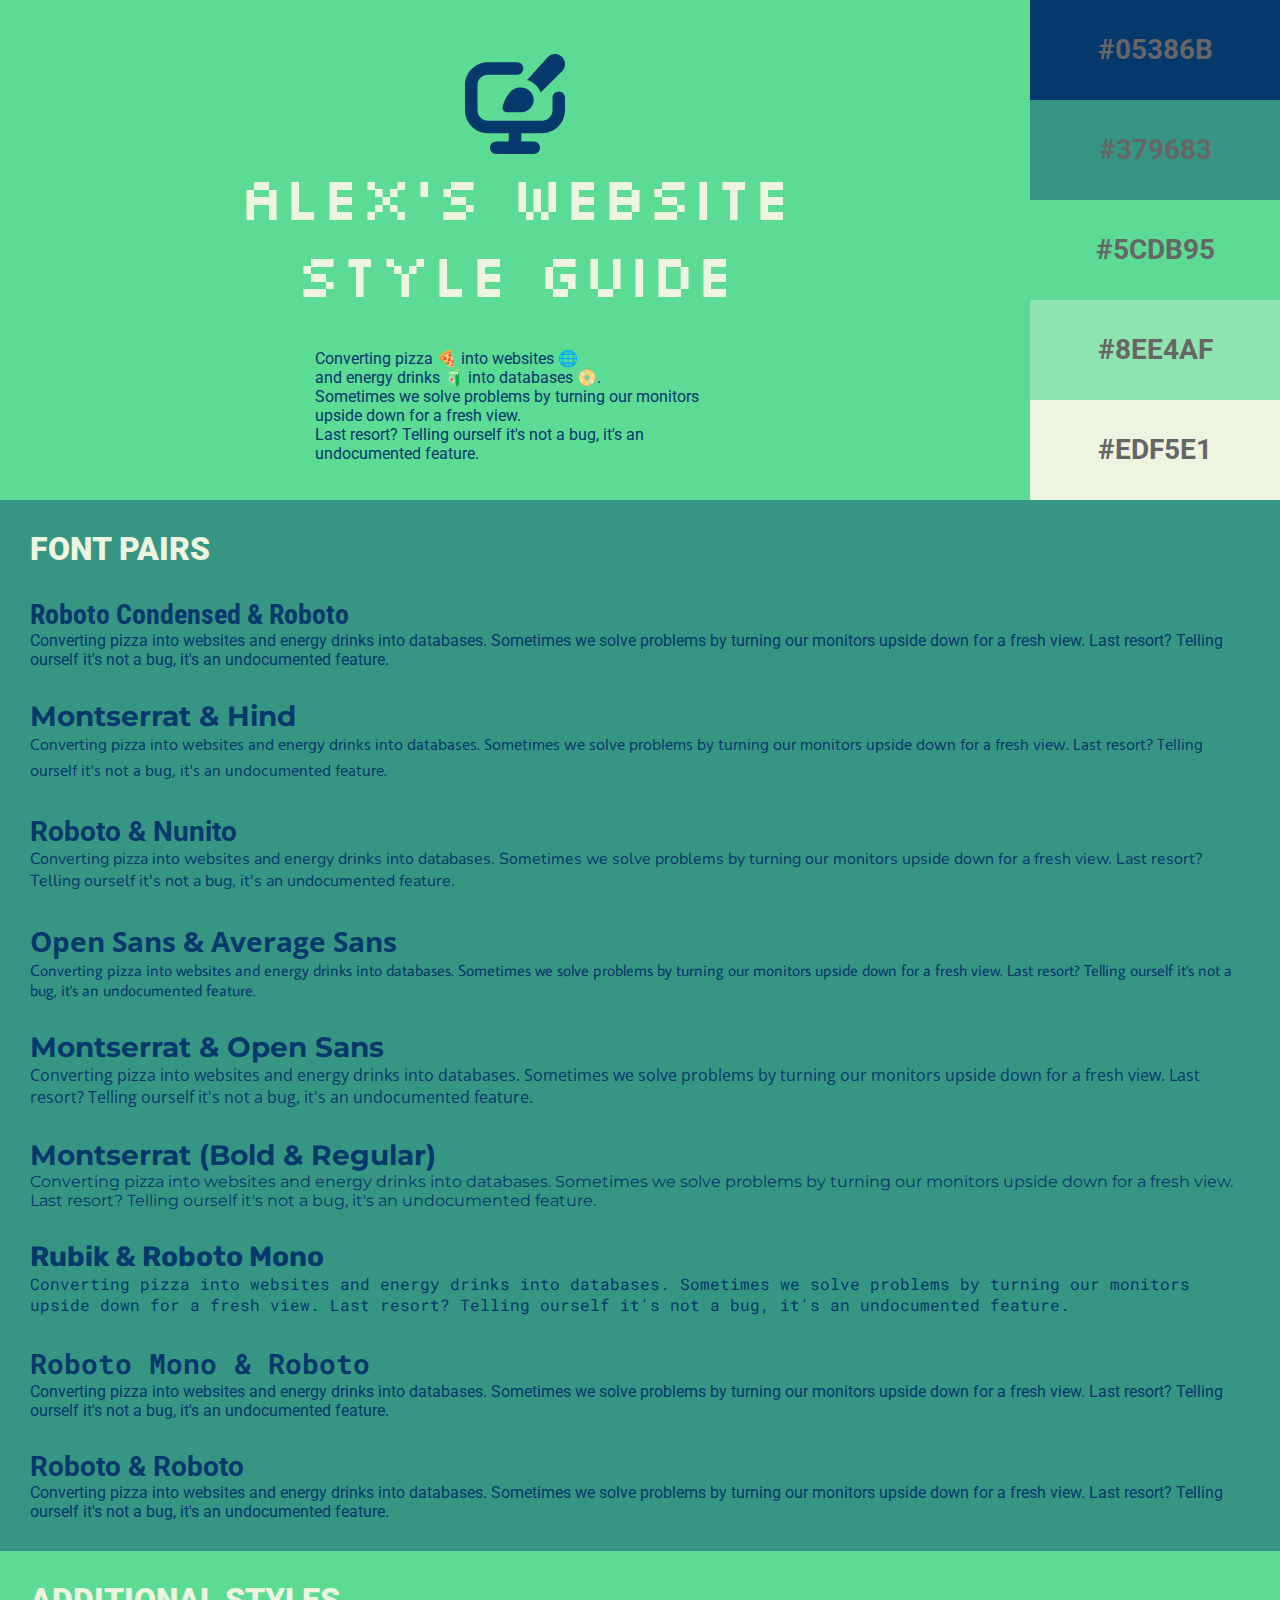
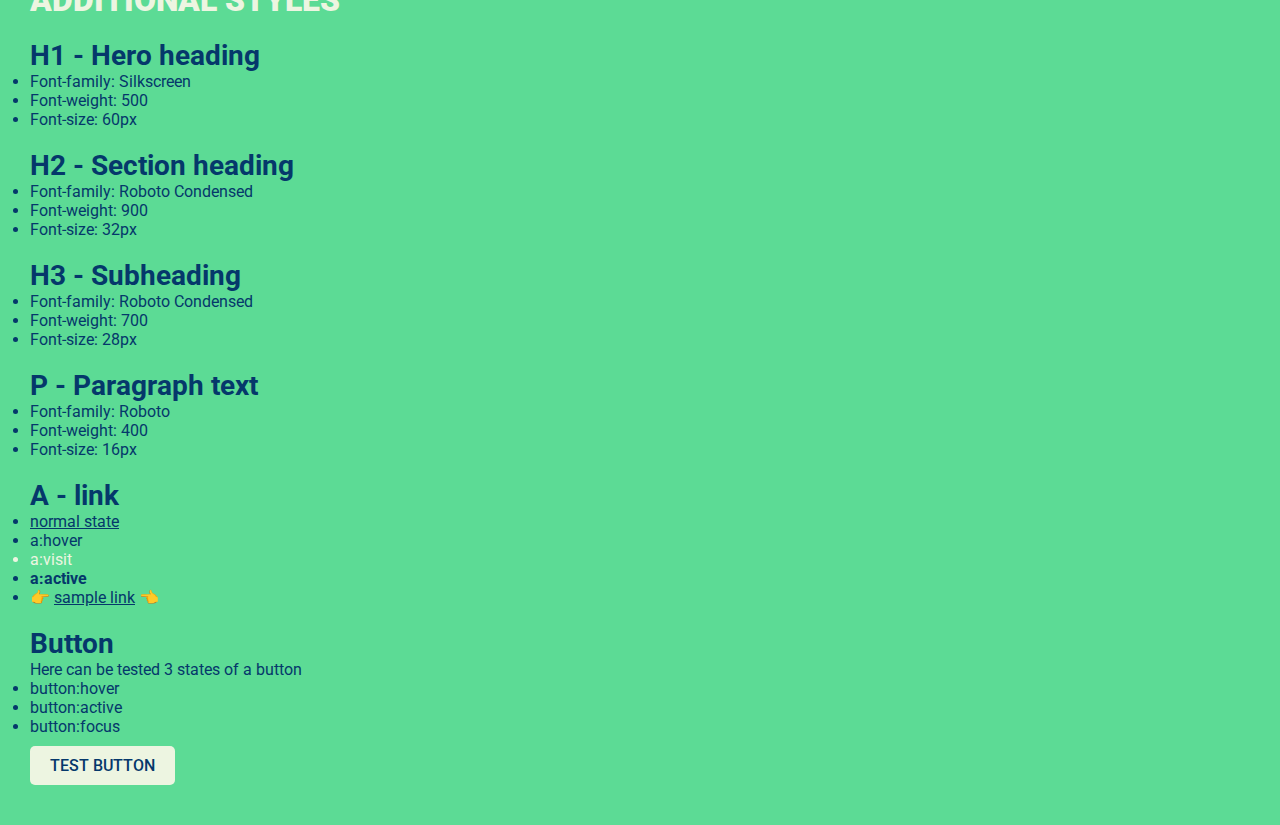
<file: codecademy-week3-style-guide/index.html>
<!DOCTYPE html>
<html lang="en">
<head>
  <meta charset="UTF-8">
  <meta name="viewport" content="width=device-width, initial-scale=1.0">
  <link rel="stylesheet" href="styles.css">
  <link rel="preconnect" href="https://fonts.googleapis.com">
  <link rel="preconnect" href="https://fonts.gstatic.com" crossorigin>
  <link href="https://fonts.googleapis.com/css2?family=Average+Sans&family=Hind:wght@300;400;500;600;700&family=Montserrat:ital,wght@0,100..900;1,100..900&family=Nunito:ital,wght@0,200..1000;1,200..1000&family=Open+Sans:ital,wght@0,300..800;1,300..800&family=Roboto+Condensed:ital,wght@0,100..900;1,100..900&family=Roboto+Mono:ital,wght@0,100..700;1,100..700&family=Roboto:ital,wght@0,100..900;1,100..900&family=Rubik:ital,wght@0,300..900;1,300..900&family=Silkscreen:wght@400;700&family=Tourney:ital,wght@0,100..900;1,100..900&display=swap" rel="stylesheet">
  <title>Document</title>
</head>
<body>
    <header>
        <h1 class="hero_title">Alex's Website <br>Style Guide</h1> 
        <svg class="hero_icon" xmlns="http://www.w3.org/2000/svg" id="Layer_1" data-name="Layer 1" viewBox="0 0 24 24">
          <path d="m16.488,10.726c.158,1.78-1.24,3.274-2.988,3.274h-3.294c-.812,0-1.402-.791-1.144-1.562.538-1.612,1.533-3.949,3.727-4.371,1.755-.338,3.542.879,3.7,2.659Zm1.678-1.48l5.126-5.126c.943-.942.945-2.47.003-3.413-.941-.942-2.467-.943-3.409-.002-.032.032-4.953,5.53-4.953,5.53,1.491.45,2.686,1.564,3.232,3.011Zm4.334-.246c-.828,0-1.5.672-1.5,1.5v3c0,1.379-1.121,2.5-2.5,2.5H5.5c-1.378,0-2.5-1.121-2.5-2.5v-6c0-1.379,1.122-2.5,2.5-2.5h7c.828,0,1.5-.672,1.5-1.5s-.672-1.5-1.5-1.5h-7C2.467,2,0,4.468,0,7.5v6c0,3.032,2.467,5.5,5.5,5.5h5v2h-3c-.829,0-1.5.672-1.5,1.5s.671,1.5,1.5,1.5h9c.828,0,1.5-.672,1.5-1.5s-.672-1.5-1.5-1.5h-3v-2h5c3.032,0,5.5-2.468,5.5-5.5v-3c0-.828-.672-1.5-1.5-1.5Z"/>
        </svg>
        <p class="hero_paragraph">Converting pizza 🍕 into websites 🌐 <br>and energy drinks 🧃 into databases 📀. <br> Sometimes we solve problems by turning our monitors upside down for a fresh view.<br>Last resort? Telling ourself it's not a bug, it's an undocumented feature.</p>      
        <section class="color_set">
          <div>
            <h3 class="color1">#05386B</h3>
          </div>
          <div>
            <h3 class="color2">#379683</h3>
          </div>
          <div>
            <h3 class="color3">#5CDB95</h3>
          </div>
          <div>
            <h3 class="color4">#8EE4AF</h3>
          </div>
          <div>
            <h3 class="color5">#EDF5E1</h3>
          </div>
      </section>
    </header>
    <section class="fonts">
        <h2>Font pairs</h2>
        <div class="roboto-condensed-roboto">
            <h3>Roboto Condensed & Roboto</h3>
            <p>Converting pizza into websites and energy drinks into databases. Sometimes we solve problems by turning our monitors upside down for a fresh view. Last resort? Telling ourself it's not a bug, it's an undocumented feature.</p>      
        </div>
        <div class="montserrat-hind">
            <h3>Montserrat & Hind</h3>
            <p>Converting pizza into websites and energy drinks into databases. Sometimes we solve problems by turning our monitors upside down for a fresh view. Last resort? Telling ourself it's not a bug, it's an undocumented feature.</p>      
        </div>
        <div class="roboto-nunito">
            <h3>Roboto & Nunito</h3>
            <p>Converting pizza into websites and energy drinks into databases. Sometimes we solve problems by turning our monitors upside down for a fresh view. Last resort? Telling ourself it's not a bug, it's an undocumented feature.</p>      
        </div>
        <div class="opensans-averagesans">
            <h3>Open Sans & Average Sans</h3>
            <p>Converting pizza into websites and energy drinks into databases. Sometimes we solve problems by turning our monitors upside down for a fresh view. Last resort? Telling ourself it's not a bug, it's an undocumented feature.</p>      
        </div>
        <div class="montserrat-opensans">
            <h3>Montserrat & Open Sans</h3>
            <p>Converting pizza into websites and energy drinks into databases. Sometimes we solve problems by turning our monitors upside down for a fresh view. Last resort? Telling ourself it's not a bug, it's an undocumented feature.</p>      
        </div>
        <div class="montserrat-variants">
            <h3>Montserrat (Bold & Regular)</h3>
            <p>Converting pizza into websites and energy drinks into databases. Sometimes we solve problems by turning our monitors upside down for a fresh view. Last resort? Telling ourself it's not a bug, it's an undocumented feature.</p>      
        </div>
        <div class="rubik-robotomono">
            <h3>Rubik & Roboto Mono</h3>
            <p>Converting pizza into websites and energy drinks into databases. Sometimes we solve problems by turning our monitors upside down for a fresh view. Last resort? Telling ourself it's not a bug, it's an undocumented feature.</p>      
        </div>
        <div class="robotomono-roboto">
            <h3>Roboto Mono & Roboto</h3>
            <p>Converting pizza into websites and energy drinks into databases. Sometimes we solve problems by turning our monitors upside down for a fresh view. Last resort? Telling ourself it's not a bug, it's an undocumented feature.</p>      
        </div>
        <div class="roboto-roboto">
            <h3>Roboto & Roboto</h3>
            <p>Converting pizza into websites and energy drinks into databases. Sometimes we solve problems by turning our monitors upside down for a fresh view. Last resort? Telling ourself it's not a bug, it's an undocumented feature.</p>      
        </div>
    </section>
    <section class="additional_styles">
      <h2>Additional Styles</h2>
      <div class="style_h1">
        <h3>H1 - Hero heading</h3>
        <ul>
          <li>Font-family: Silkscreen</li>
          <li>Font-weight: 500</li>
          <li>Font-size: 60px </li>
        </ul>      
      </div>
      <div class="style_h2">
        <h3>H2 - Section heading</h3>
        <ul>
          <li>Font-family: Roboto Condensed</li>
          <li>Font-weight: 900</li>
          <li>Font-size: 32px </li>
        </ul>       
      </div>
      <div class="style_h3">
        <h3>H3 - Subheading</h3>
        <ul>
          <li>Font-family: Roboto Condensed</li>
          <li>Font-weight: 700</li>
          <li>Font-size: 28px </li>
        </ul>        
      </div>
      <div class="style_p">
        <h3>P - Paragraph text</h3>
        <ul>
          <li>Font-family: Roboto</li>
          <li>Font-weight: 400</li>
          <li>Font-size: 16px </li>
        </ul>       
      </div>
      <div class="style_link">
        <h3>A - link</h3>
        <ul>
          <li style="text-decoration: underline;">normal state</li>
          <li style="text-decoration: none;">a:hover</li>
          <li style="color: #EDF5E1;">a:visit</li>
          <li style="font-weight: 700;">a:active</li>
          <li>👉 <a href="#">sample link</a> 👈</li>
        </ul> 
      </div>
      <div class="style_button">
        <h3>Button</h3>
        <p>Here can be tested 3 states of a button</p> 
        <ul>
          <li>button:hover</li>
          <li>button:active</li>
          <li>button:focus</li>
        </ul>
        <button>test button</button>    
      </div>
      
    </section>
</body>
</html>
</file>
<file: codecademy-week3-style-guide/styles.css>
* {
    margin: 0;
    padding: 0;
    box-sizing: border-box;
    font-family:'Roboto', Verdana, sans-serif;
    font-size: 16px;
    font-weight: 400;
    color: #05386B;
}

h2, h3, h4, h5, h6 { font-family: 'Roboto', Arial, sans-serif;}

h1 {
    font-size: 60px; 
    color: #EDF5E1; 
    text-transform: uppercase;
    font-family: silkscreen;
    font-weight: 400;
}
h2 {
    font-size: 32px; 
    color: #EDF5E1; 
    text-transform: uppercase;
    font-weight: 900;
}
h3 {font-size: 28px; font-weight: 700;}
h4 {font-size: 24px;}
h5 {font-size: 20px;}
h6 {font-size: 18px;}

a {
    text-decoration: underline;
}
a:hover {
    text-decoration: none;
}
a:visited {
    color: #EDF5E1;
}
a:active {
    font-weight: 700;
}

button {
    margin: 10px 0;
    padding: 10px 20px;
    border-radius: 5px;
    border: 0;
    background-color: #EDF5E1;
    text-transform: uppercase;
    font-weight: 500;
    transition: all, .2s;
}

button:hover {
    background-color: #05386B;
    color: #EDF5E1
}
button:active { 
    opacity: 0.7;
}
    
header {
    background-color:#5CDB95;
    position: relative;
    height: 500px;
}

.hero_title {
 position: relative;
 top: 50%;
 left: calc((100% - 250px) / 2);
 transform: translate(-50%, -60%);
 width: 600px;
 z-index: 100;
 text-align: center;
}

.hero_icon {
    position: relative;
    left: calc((100% - 250px) / 2);
    transform: translate(-50%, -100%);
    width: 100px;
    height: 100px;
    fill: #05386B;
}

.hero_paragraph {
    position: relative;
    left: calc((100% - 250px) / 2);
    transform: translate(-50%, 80%);
    width: 400px; 
}

.color_set {
    position: absolute;
    width: 250px;
    top: 0;
    right: 0;
}

.color_set h3 {
    height: 100px;
    width: 100%;
    text-align: center;
    line-height: 100px;
}

.color_set h3.color1 {
    background-color: #05386B;
    color: #666666;
}
.color_set h3.color2 {
    background-color: #379683;
    color: #666666;
}
.color_set h3.color3 {
    background-color: #5CDB95;
    color: #666666;
}
.color_set h3.color4 {
    background-color: #8EE4AF;
    color: #666666;
}
.color_set h3.color5 {
    background-color: #EDF5E1;
    color: #666666;
}

section.fonts {
  background-color: #379683;
  padding: 30px;
}

section.fonts div {
    margin-top: 30px;
}

section.fonts h2{
    color: #EDF5E1;
    text-transform: uppercase;
}

section.fonts h3{
    color: #05386B;
}

/* Roboto Condensed & Roboto */
.roboto-condensed-roboto h3 { font-family: 'Roboto Condensed', sans-serif; }
.roboto-condensed-roboto p { font-family: 'Roboto', sans-serif; }

/* Montserrat & Hind */
.montserrat-hind h3 { font-family: 'Montserrat', sans-serif; }
.montserrat-hind p { font-family: 'Hind', sans-serif; }

/* Roboto & Nunito */
.roboto-nunito h3 { font-family: 'Roboto', sans-serif; }
.roboto-nunito p { font-family: 'Nunito', sans-serif; }

/* Open Sans & Average Sans */
.opensans-averagesans h3 { font-family: 'Open Sans', sans-serif; }
.opensans-averagesans p { font-family: 'Average Sans', sans-serif; }

/* Montserrat & Open Sans */
.montserrat-opensans h3 { font-family: 'Montserrat', sans-serif; }
.montserrat-opensans p { font-family: 'Open Sans', sans-serif; }

/* Montserrat Bold & Regular */
.montserrat-variants h3 { font-family: 'Montserrat', sans-serif; font-weight: 700; }
.montserrat-variants p { font-family: 'Montserrat', sans-serif; font-weight: 400; }

/* Rubik & Roboto Mono */
.rubik-robotomono h3 { font-family: 'Rubik', sans-serif; }
.rubik-robotomono p { font-family: 'Roboto Mono', monospace; }

/* Roboto Mono & Roboto */
.robotomono-roboto h3 { font-family: 'Roboto Mono', monospace; }
.robotomono-roboto p { font-family: 'Roboto', sans-serif; }

/* Roboto & Roboto */
.roboto-roboto h3, .roboto-roboto p { font-family: 'Roboto', sans-serif; }

section.additional_styles {
    background-color: #5CDB95;
    padding: 30px;
  }

.additional_styles div {
  margin-top: 20px;
}
</file>
